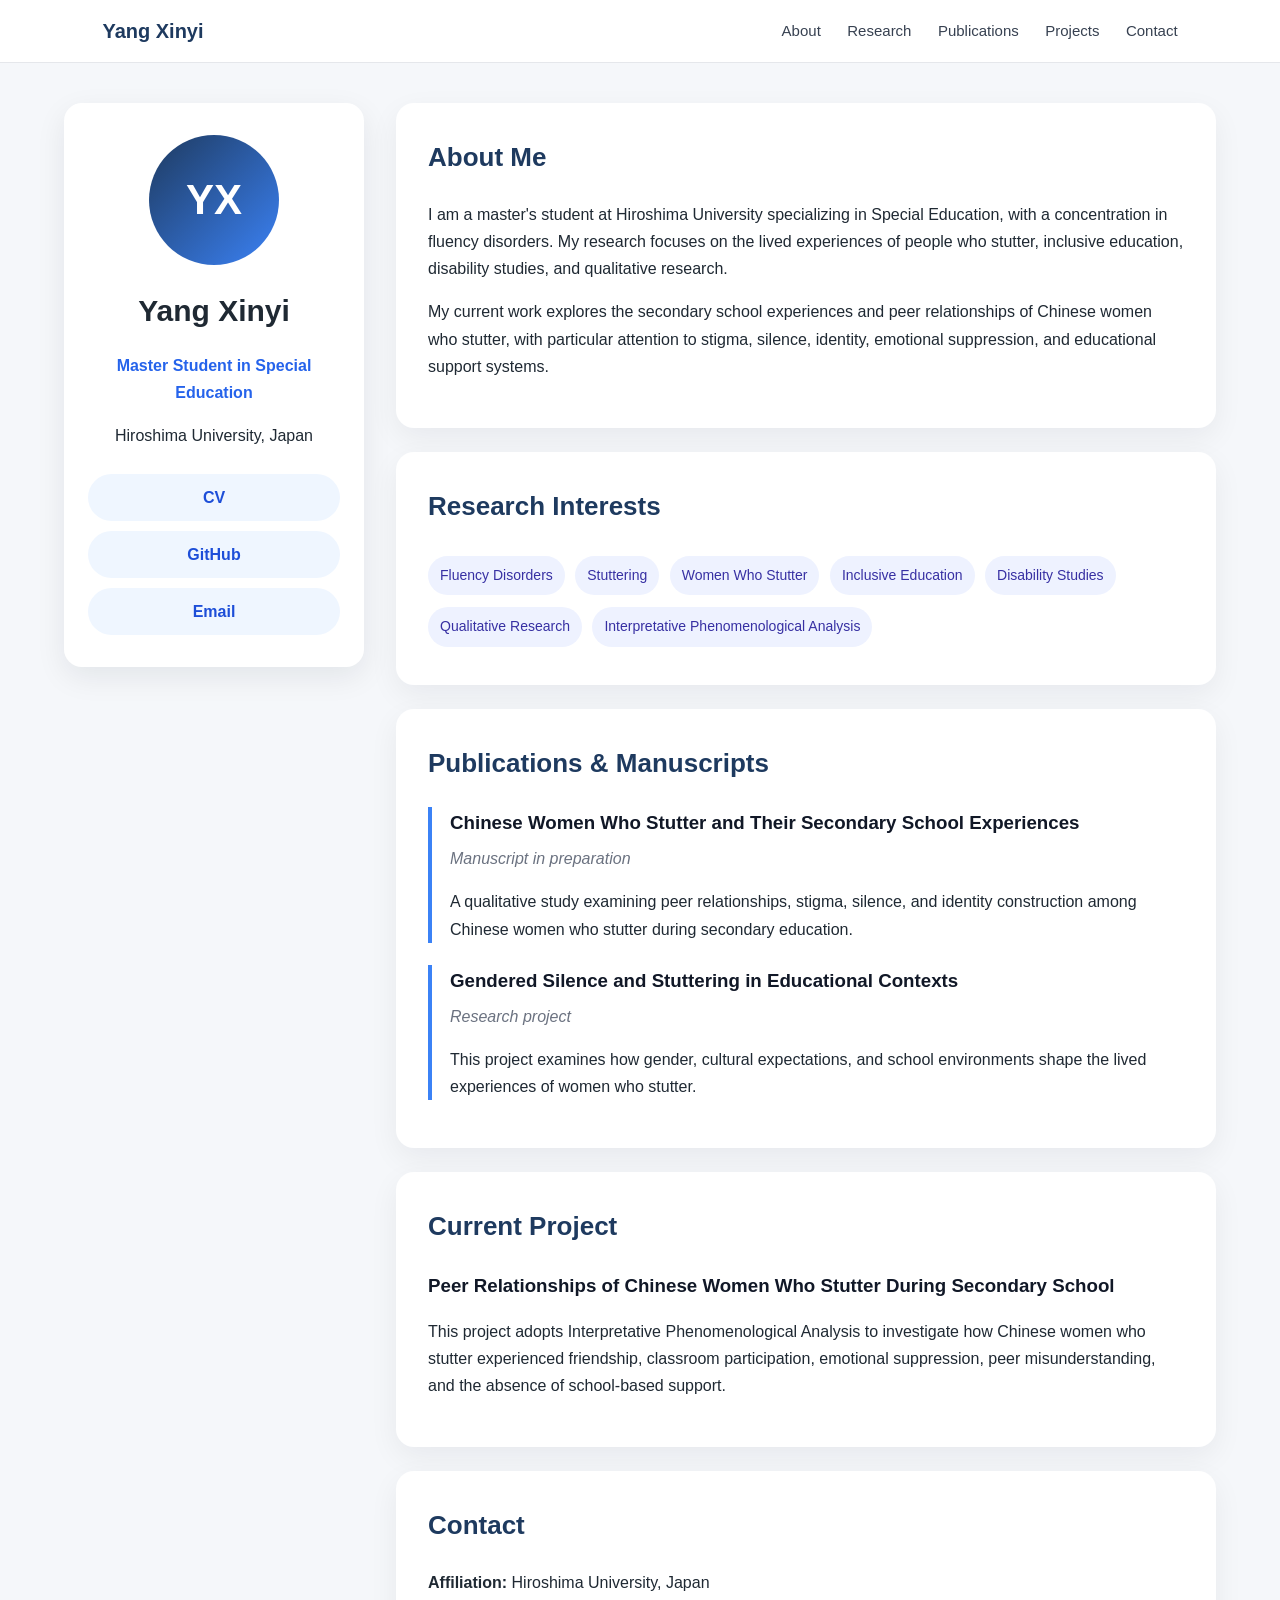
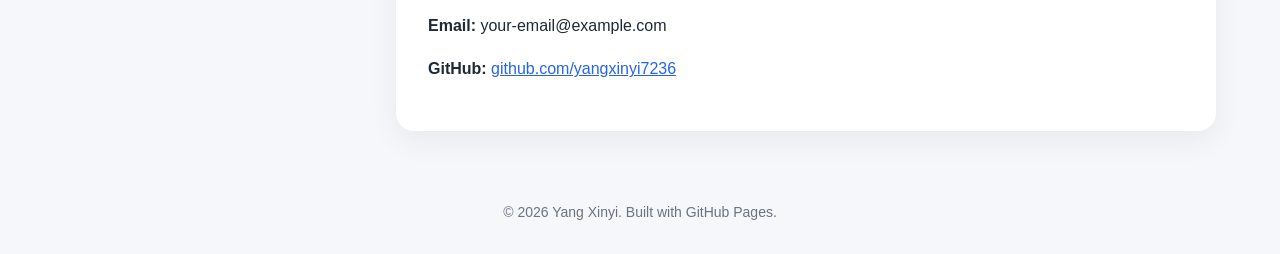
<file: index.html>
<!DOCTYPE html>
<html lang="en">
<head>
  <meta charset="UTF-8">
  <title>Yang Xinyi | Academic Website</title>
  <meta name="viewport" content="width=device-width, initial-scale=1.0">
  <link rel="stylesheet" href="style.css">
</head>

<body>

<nav class="navbar">
  <div class="nav-name">Yang Xinyi</div>
  <div class="nav-links">
    <a href="#about">About</a>
    <a href="#research">Research</a>
    <a href="#publications">Publications</a>
    <a href="#projects">Projects</a>
    <a href="#contact">Contact</a>
  </div>
</nav>

<div class="layout">

  <aside class="sidebar">
    <div class="avatar">YX</div>
    <h1>Yang Xinyi</h1>
    <p class="role">Master Student in Special Education</p>
    <p>Hiroshima University, Japan</p>

    <div class="buttons">
      <a href="#" class="btn">CV</a>
      <a href="https://github.com/yangxinyi7236" class="btn">GitHub</a>
      <a href="mailto:your-email@example.com" class="btn">Email</a>
    </div>
  </aside>

  <main class="content">

    <section id="about" class="card">
      <h2>About Me</h2>
      <p>
        I am a master's student at Hiroshima University specializing in Special Education,
        with a concentration in fluency disorders. My research focuses on the lived experiences
        of people who stutter, inclusive education, disability studies, and qualitative research.
      </p>
      <p>
        My current work explores the secondary school experiences and peer relationships of
        Chinese women who stutter, with particular attention to stigma, silence, identity,
        emotional suppression, and educational support systems.
      </p>
    </section>

    <section id="research" class="card">
      <h2>Research Interests</h2>
      <div class="tags">
        <span>Fluency Disorders</span>
        <span>Stuttering</span>
        <span>Women Who Stutter</span>
        <span>Inclusive Education</span>
        <span>Disability Studies</span>
        <span>Qualitative Research</span>
        <span>Interpretative Phenomenological Analysis</span>
      </div>
    </section>

    <section id="publications" class="card">
      <h2>Publications & Manuscripts</h2>

      <div class="publication">
        <h3>Chinese Women Who Stutter and Their Secondary School Experiences</h3>
        <p class="meta">Manuscript in preparation</p>
        <p>
          A qualitative study examining peer relationships, stigma, silence, and identity
          construction among Chinese women who stutter during secondary education.
        </p>
      </div>

      <div class="publication">
        <h3>Gendered Silence and Stuttering in Educational Contexts</h3>
        <p class="meta">Research project</p>
        <p>
          This project examines how gender, cultural expectations, and school environments shape
          the lived experiences of women who stutter.
        </p>
      </div>
    </section>

    <section id="projects" class="card">
      <h2>Current Project</h2>
      <h3>Peer Relationships of Chinese Women Who Stutter During Secondary School</h3>
      <p>
        This project adopts Interpretative Phenomenological Analysis to investigate how Chinese
        women who stutter experienced friendship, classroom participation, emotional suppression,
        peer misunderstanding, and the absence of school-based support.
      </p>
    </section>

    <section id="contact" class="card">
      <h2>Contact</h2>
      <p><strong>Affiliation:</strong> Hiroshima University, Japan</p>
      <p><strong>Email:</strong> your-email@example.com</p>
      <p><strong>GitHub:</strong> <a href="https://github.com/yangxinyi7236">github.com/yangxinyi7236</a></p>
    </section>

  </main>

</div>

<footer>
  © 2026 Yang Xinyi. Built with GitHub Pages.
</footer>

</body>
</html>
</file>
<file: style.css>
* {
  box-sizing: border-box;
}

body {
  margin: 0;
  font-family: -apple-system, BlinkMacSystemFont, "Segoe UI", Arial, sans-serif;
  background: #f5f7fa;
  color: #1f2933;
  line-height: 1.7;
}

.navbar {
  position: sticky;
  top: 0;
  z-index: 10;
  background: white;
  border-bottom: 1px solid #e5e7eb;
  padding: 14px 8%;
  display: flex;
  justify-content: space-between;
  align-items: center;
}

.nav-name {
  font-weight: 700;
  font-size: 20px;
  color: #1e3a5f;
}

.nav-links a {
  margin-left: 22px;
  color: #374151;
  text-decoration: none;
  font-size: 15px;
}

.nav-links a:hover {
  color: #2563eb;
}

.layout {
  max-width: 1200px;
  margin: 40px auto;
  padding: 0 24px;
  display: grid;
  grid-template-columns: 300px 1fr;
  gap: 32px;
}

.sidebar {
  background: white;
  border-radius: 18px;
  padding: 32px 24px;
  text-align: center;
  box-shadow: 0 10px 30px rgba(15, 23, 42, 0.08);
  height: fit-content;
  position: sticky;
  top: 90px;
}

.avatar {
  width: 130px;
  height: 130px;
  margin: 0 auto 20px;
  border-radius: 50%;
  background: linear-gradient(135deg, #1e3a5f, #3b82f6);
  color: white;
  font-size: 42px;
  font-weight: 800;
  display: flex;
  justify-content: center;
  align-items: center;
}

.sidebar h1 {
  margin: 10px 0 6px;
  font-size: 30px;
}

.role {
  color: #2563eb;
  font-weight: 600;
}

.buttons {
  margin-top: 24px;
  display: flex;
  flex-direction: column;
  gap: 10px;
}

.btn {
  display: block;
  padding: 10px 14px;
  border-radius: 999px;
  background: #eff6ff;
  color: #1d4ed8;
  text-decoration: none;
  font-weight: 600;
}

.btn:hover {
  background: #dbeafe;
}

.content {
  display: flex;
  flex-direction: column;
  gap: 24px;
}

.card {
  background: white;
  border-radius: 18px;
  padding: 32px;
  box-shadow: 0 10px 30px rgba(15, 23, 42, 0.06);
}

.card h2 {
  margin-top: 0;
  color: #1e3a5f;
  font-size: 26px;
}

.card h3 {
  margin-bottom: 6px;
  color: #111827;
}

.tags span {
  display: inline-block;
  background: #eef2ff;
  color: #3730a3;
  padding: 8px 12px;
  border-radius: 999px;
  margin: 6px 6px 6px 0;
  font-size: 14px;
}

.publication {
  border-left: 4px solid #3b82f6;
  padding-left: 18px;
  margin-top: 22px;
}

.meta {
  color: #6b7280;
  font-style: italic;
  margin-top: 0;
}

a {
  color: #2563eb;
}

footer {
  text-align: center;
  color: #6b7280;
  padding: 30px;
  font-size: 14px;
}

@media (max-width: 850px) {
  .layout {
    grid-template-columns: 1fr;
  }

  .sidebar {
    position: static;
  }

  .navbar {
    flex-direction: column;
    gap: 10px;
  }

  .nav-links a {
    margin: 0 8px;
  }
}
</file>
